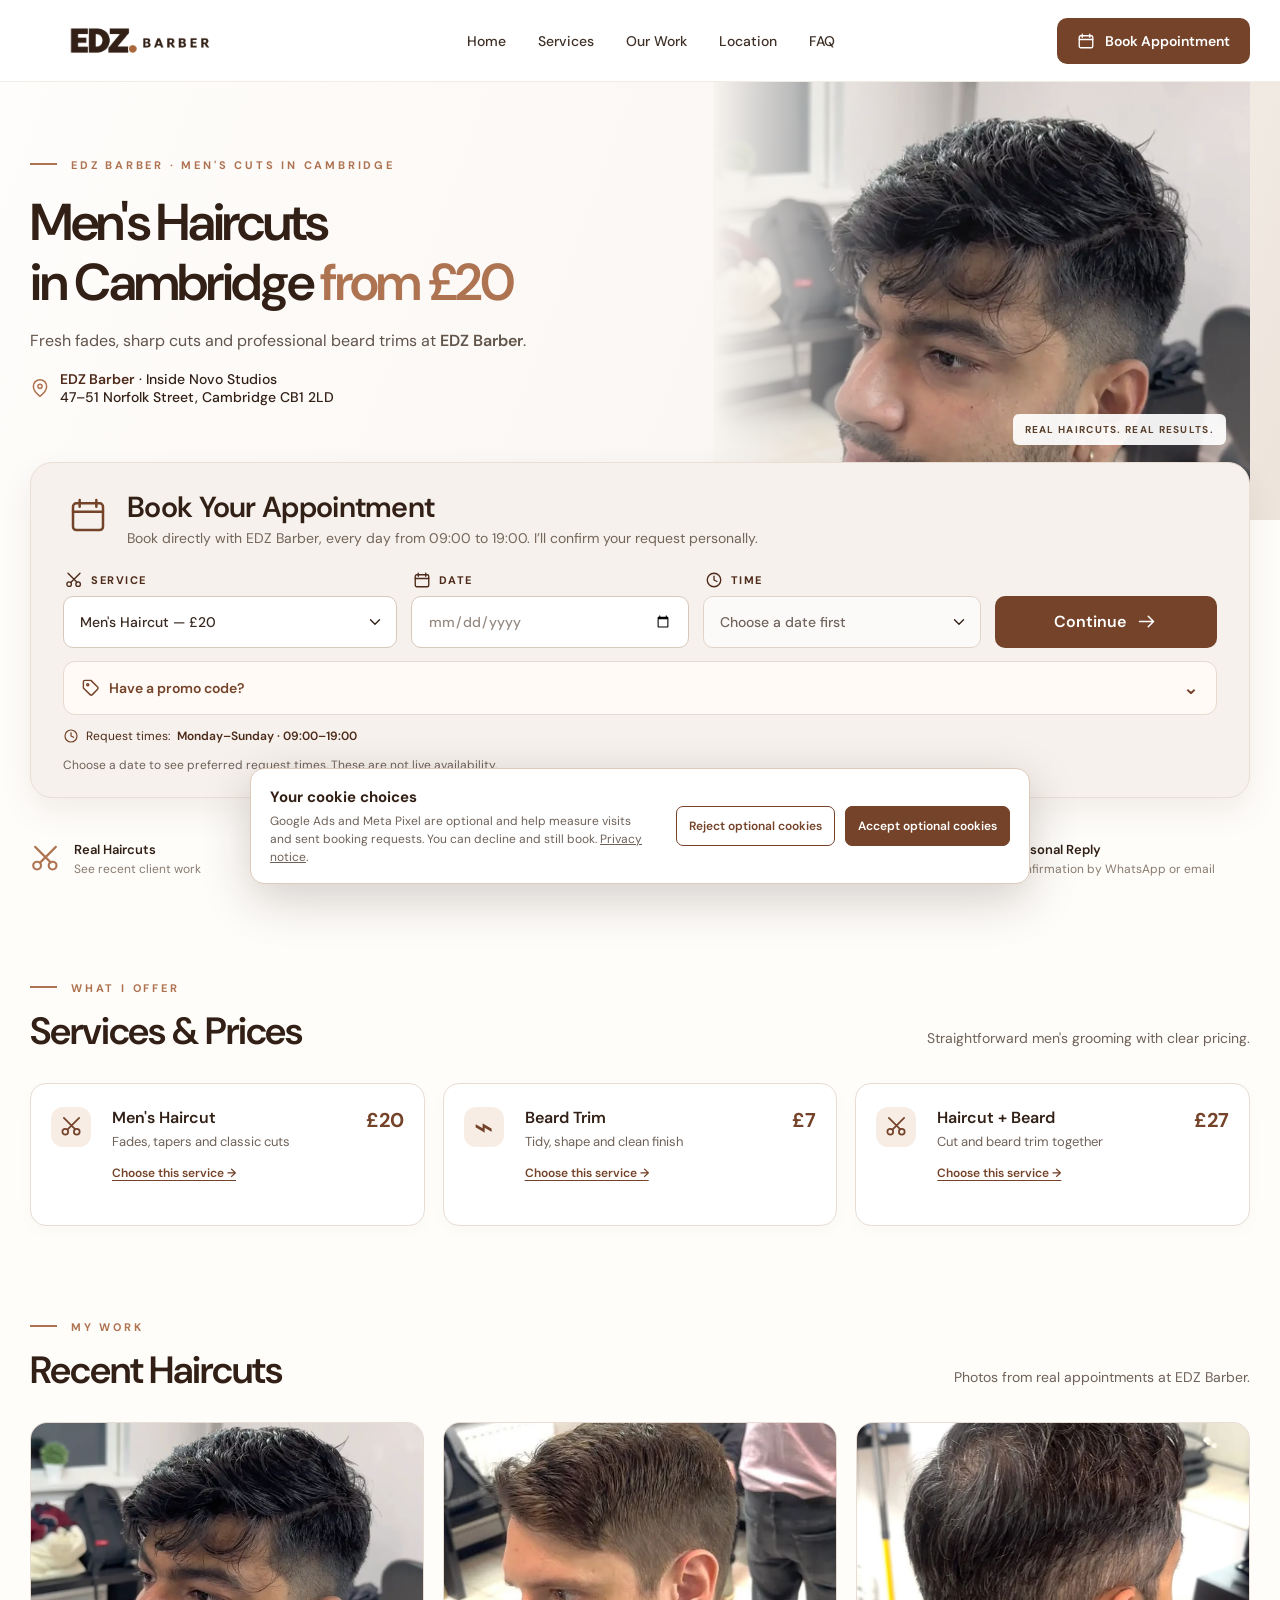
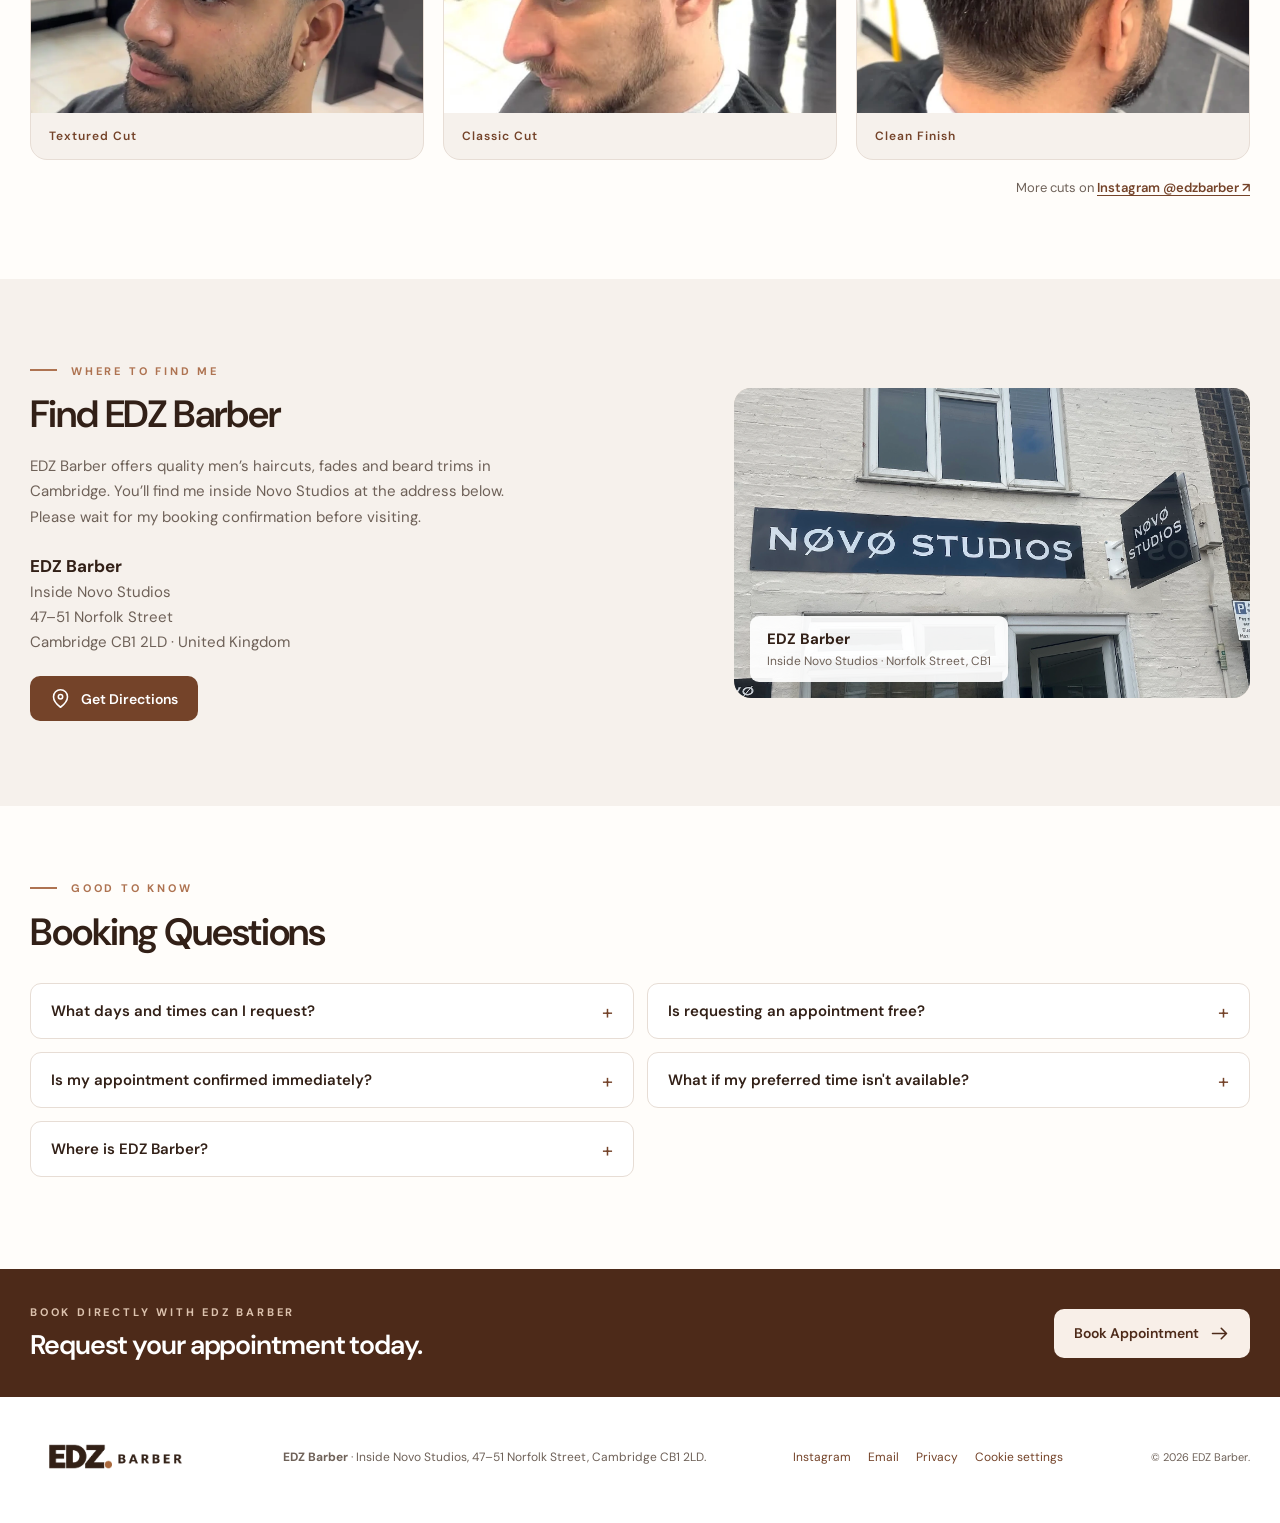
<file: index.html>
<!doctype html>
<html lang="en-GB">

<head>
  <meta charset="utf-8">
  <meta name="viewport" content="width=device-width, initial-scale=1, viewport-fit=cover">
  <meta name="theme-color" content="#faf9f7">
  <meta name="description"
    content="Book with EDZ Barber: men’s haircuts from £20 in Cambridge. Find EDZ Barber inside Novo Studios, 47–51 Norfolk Street, CB1 2LD. Free booking requests with personal confirmation.">
  <meta property="og:type" content="website">
  <meta property="og:locale" content="en_GB">
  <meta property="og:title" content="EDZ Barber | Men's Haircuts in Cambridge from £20">
  <meta property="og:description"
    content="Book directly with EDZ Barber — men’s haircuts £20, beard trims £7. Inside Novo Studios, 47–51 Norfolk Street, Cambridge CB1 2LD.">
  <meta property="og:url" content="https://www.edzbarber.co.uk/">
  <meta property="og:image" content="https://www.edzbarber.co.uk/assets/cut-classic.webp">
  <link rel="canonical" href="https://www.edzbarber.co.uk/">
  <link rel="icon" type="image/svg+xml" href="favicon.svg">
  <link rel="preload" href="assets/edz-logo-brown.webp" as="image" type="image/webp">
  <link rel="preload" href="assets/cut-textured.webp" as="image" type="image/webp">
  <link rel="preconnect" href="https://fonts.googleapis.com">
  <link rel="preconnect" href="https://fonts.gstatic.com" crossorigin>
  <link href="https://fonts.googleapis.com/css2?family=DM+Sans:wght@400;500;600;700&display=swap" rel="stylesheet">
  <title>EDZ Barber | Men's Haircuts in Cambridge from £20</title>
  <script>window.dataLayer = window.dataLayer || []; function gtag() { dataLayer.push(arguments) } gtag('consent', 'default', { ad_storage: 'denied', analytics_storage: 'denied', ad_user_data: 'denied', ad_personalization: 'denied' }); gtag('js', new Date());</script>
  <link rel="stylesheet" href="style.css?v=20261127-promo1">
  <script src="consent.js?v=20261121-3" defer></script>
  <script src="schedule.js?v=20261121-3" defer></script>
  <script src="booking.js?v=20261127-promo-fixed1" defer></script>
  <script
    type="application/ld+json">{"@context":"https://schema.org","@type":"HairSalon","name":"EDZ Barber","url":"https://www.edzbarber.co.uk/","image":"https://www.edzbarber.co.uk/assets/cut-classic.webp","description":"Independent EDZ Barber men's haircuts, fades and beard trims, inside Novo Studios in Cambridge. Booking requests are personally confirmed.","priceRange":"£7–£27","address":{"@type":"PostalAddress","streetAddress":"47–51 Norfolk Street","addressLocality":"Cambridge","postalCode":"CB1 2LD","addressCountry":"GB"},"sameAs":["https://www.instagram.com/edzbarber/"]}</script>
</head>

<body id="top">
  <svg class="svg-defs" aria-hidden="true" focusable="false" xmlns="http://www.w3.org/2000/svg">
    <symbol id="ic-calendar" viewBox="0 0 24 24">
      <rect x="3" y="5" width="18" height="16" rx="2" />
      <path d="M7 3v4M17 3v4M3 10h18" />
    </symbol>
    <symbol id="ic-clock" viewBox="0 0 24 24">
      <circle cx="12" cy="12" r="9" />
      <path d="M12 7v5l4 2" />
    </symbol>
    <symbol id="ic-scissors" viewBox="0 0 24 24">
      <circle cx="5.5" cy="17.5" r="3" />
      <circle cx="17.5" cy="17.5" r="3" />
      <path d="M8 15 20 3M16 15 4 3" />
    </symbol>
    <symbol id="ic-pin" viewBox="0 0 24 24">
      <path d="M20 10c0 6-8 12-8 12S4 16 4 10a8 8 0 1 1 16 0Z" />
      <circle cx="12" cy="10" r="2.5" />
    </symbol>
    <symbol id="ic-arrow" viewBox="0 0 24 24">
      <path d="M4 12h16m-6-6 6 6-6 6" />
    </symbol>
    <symbol id="ic-shield" viewBox="0 0 24 24">
      <path d="m12 2 9 4v6c0 6-4 9-9 10C7 21 3 18 3 12V6z" />
      <path d="m8 12 3 3 5-6" />
    </symbol>
    <symbol id="ic-mail" viewBox="0 0 24 24">
      <rect x="2" y="4" width="20" height="16" rx="2" />
      <path d="m3 6 9 7 9-7" />
    </symbol>
    <symbol id="ic-menu" viewBox="0 0 24 24">
      <path d="M4 7h16M4 12h16M4 17h16" />
    </symbol>
    <symbol id="ic-check" viewBox="0 0 24 24">
      <path d="m4 12 5 5L20 6" />
    </symbol>
    <symbol id="ic-chevron" viewBox="0 0 24 24">
      <path d="m6 9 6 6 6-6" />
    </symbol>
    <symbol id="ic-instagram" viewBox="0 0 24 24">
      <rect x="3" y="3" width="18" height="18" rx="5" />
      <circle cx="12" cy="12" r="4" />
      <path d="M17.5 6.5h.01" />
    </symbol>
  </svg>
  <a class="skip-link" href="#booking">Skip to booking</a>
  <header class="site-header">
    <div class="container header-inner">
      <a class="brand" href="#top" aria-label="EDZ Barber home"><img src="assets/edz-logo-brown.webp" width="250"
          height="90" alt="EDZ Barber" /></a>
      <nav class="site-nav" id="main-nav" aria-label="Main navigation">
        <a href="#top">Home</a><a href="#services">Services</a><a href="#gallery">Our Work</a><a
          href="#location">Location</a><a href="#faq">FAQ</a><button type="button" class="nav-cookies"
          data-open-cookie-preferences>Cookie settings</button>
      </nav>
      <a class="header-book" href="#booking"><svg class="icon" aria-hidden="true">
          <use href="#ic-calendar" />
        </svg> Book Appointment</a>
      <button class="menu-button" type="button" aria-expanded="false" aria-controls="main-nav"
        aria-label="Open menu"><svg class="icon" aria-hidden="true">
          <use href="#ic-menu" />
        </svg></button>
    </div>
  </header>
  <main>
    <div class="top-sections">
      <section class="booking-section" id="booking" aria-labelledby="booking-heading">
        <div class="container">
          <div class="booking-card">
            <div class="booking-heading">
              <span class="booking-heading-icon"><svg class="icon" aria-hidden="true">
                  <use href="#ic-calendar" />
                </svg></span>
              <div>
                <p class="eyebrow">EDZ BARBER · FREE BOOKING REQUEST</p>
                <h2 id="booking-heading">Book Your Appointment</h2>
                <p>Book directly with EDZ Barber, every day from 09:00 to 19:00. I’ll confirm your request
                  personally.</p>
              </div>
            </div>
            <form id="booking-request-form" action="https://api.web3forms.com/submit" method="POST" novalidate>

              <input type="hidden" name="access_key" value="c25bfc3a-6f18-4bb9-8f61-29de231f1bf9">
              <input name="subject" id="booking-subject" type="hidden" value="EDZ Barber — Booking request">
              <input name="from_name" type="hidden" value="EDZ Barber Bookings">
              <input name="service" id="submitted-service" type="hidden">
              <input name="price" id="submitted-price" type="hidden">
              <input name="preferred_date" id="submitted-date" type="hidden">
              <input name="preferred_time" id="submitted-time" type="hidden">
              <div class="hp" aria-hidden="true"><label>Leave this empty<input type="checkbox" tabindex="-1"
                    name="botcheck" autocomplete="off"></label></div>
              <div class="booking-selectors" id="booking-selectors">
                <div class="form-control">
                  <label for="service-choice"><svg class="icon" aria-hidden="true">
                      <use href="#ic-scissors" />
                    </svg> Service</label>
                  <div class="select-wrapper"><select id="service-choice" required>
                      <option value="haircut">Men's Haircut — £20</option>
                      <option value="beard">Beard Trim — £7</option>
                      <option value="both">Haircut + Beard — £27</option>
                    </select><svg class="chevron" aria-hidden="true">
                      <use href="#ic-chevron" />
                    </svg></div>
                </div>
                <div class="form-control">
                  <label for="date-choice"><svg class="icon" aria-hidden="true">
                      <use href="#ic-calendar" />
                    </svg> Date</label>
                  <input type="date" id="date-choice" required lang="en-GB" aria-describedby="date-help" />
                </div>
                <div class="form-control">
                  <label for="time-choice"><svg class="icon" aria-hidden="true">
                      <use href="#ic-clock" />
                    </svg> Time</label>
                  <div class="select-wrapper"><select id="time-choice" required disabled>
                      <option value="">Choose a date first</option>
                    </select><svg class="chevron" aria-hidden="true">
                      <use href="#ic-chevron" />
                    </svg></div>
                </div>
                <button type="button" class="primary-button booking-continue" id="continue-booking">Continue <svg
                    class="icon" aria-hidden="true">
                    <use href="#ic-arrow" />
                  </svg></button>
              </div>
              <div class="promo-section" id="promo-section" aria-label="Promotional discount">
                <button type="button" class="promo-toggle" id="promo-toggle" aria-expanded="false" aria-controls="promo-details">
                  <svg class="promo-tag" viewBox="0 0 24 24" fill="none" stroke="currentColor" stroke-width="1.8" stroke-linejoin="round" stroke-linecap="round" aria-hidden="true"><path d="M3 12.5V5a2 2 0 0 1 2-2h7.5l8.5 8.5a2 2 0 0 1 0 2.8l-6.7 6.7a2 2 0 0 1-2.8 0L3 12.5Z"/><circle cx="8.5" cy="8.5" r="1.3" /></svg>
                  <span>Have a promo code?</span><span class="promo-toggle-arrow" aria-hidden="true">⌄</span>
                </button>
                <div id="promo-details" hidden>
                  <div class="promo-input-row">
                    <label class="sr-only" for="promo-code">Promo code</label>
                    <input id="promo-code" type="text" placeholder="Enter your code" autocomplete="off" spellcheck="false" maxlength="30">
                    <button type="button" id="promo-apply">Apply</button>
                  </div>
                  <p class="promo-message" id="promo-message" role="status" aria-live="polite"></p>
                </div>
                <div id="promo-price" class="promo-price" hidden>
                  <span>Haircut total</span>
                  <span class="promo-old">£20</span>
                  <strong>£15</strong>
                  <span class="promo-saved">You save £5</span>
                </div>
              </div>
              <p class="booking-hours"><svg class="icon" aria-hidden="true">
                  <use href="#ic-clock" />
                </svg> Request times: <strong>Monday–Sunday · 09:00–19:00</strong> </p>
              <p class="booking-help" id="date-help">Times are requests, not live availability. No
                online payment.</p>
              <p class="form-error" id="booking-error" role="alert" hidden></p>
              <div class="details-panel" id="details-panel" hidden>
                <div class="details-header">
                  <div>
                    <h3>Your Details</h3>
                    <p>Just a few details so I can reply.</p>
                  </div><button class="text-button" id="edit-selection" type="button">← Edit date & time</button>
                </div>
                <div class="booking-summary" id="booking-summary"></div>
                <div class="details-fields">
                  <label>Full name <span>*</span><input id="customer-name" name="name" type="text"
                      placeholder="Your full name" maxlength="100" autocomplete="name" required></label>
                  <label>Mobile / WhatsApp <span>*</span><input id="customer-phone" name="phone" type="tel"
                      placeholder="07xxx xxx xxx" maxlength="25" autocomplete="tel" required></label>
                  <label>Email <span>*</span><input id="customer-email" name="email" type="email"
                      placeholder="you@example.com" maxlength="254" autocomplete="email" required></label>
                  <label class="notes-field">Notes (optional)<textarea name="message" id="customer-notes"
                      maxlength="750" rows="2" placeholder="Any details about your haircut?"></textarea></label>
                </div>
                <label class="confirm-checkbox"><input id="request-consent" name="request_acknowledged" type="checkbox"
                    value="Yes" required><span>I understand my appointment is <strong>not confirmed</strong> until EDZ
                    Barber replies. <a href="privacy.html">Privacy notice</a>.</span></label>
                <button id="send-request" class="primary-button submit-button" type="submit">Send Booking Request <svg
                    class="icon" aria-hidden="true">
                    <use href="#ic-arrow" />
                  </svg></button>
              </div>
            </form>
            <div class="booking-result" id="booking-result" role="status" aria-live="polite" hidden></div>
          </div>
        </div>
      </section>
      <section class="hero" id="home" aria-labelledby="hero-title">
        <div class="container hero-inner">
          <div class="hero-text">
            <div class="eyebrow eyebrow-line">EDZ BARBER · MEN'S CUTS IN CAMBRIDGE</div>
            <h1 id="hero-title">Men's Haircuts<br>in Cambridge <span>from £20</span></h1>
            <p>Fresh fades, sharp cuts and professional beard trims at <strong>EDZ Barber</strong>.</p>
            <div class="hero-address"><svg class="icon" aria-hidden="true">
                <use href="#ic-pin" />
              </svg><span><strong>EDZ Barber</strong> · Inside Novo Studios<br>47–51 Norfolk Street, Cambridge CB1
                2LD</span></div>
            <a class="hero-cta" href="#booking">Book your £20 cut <svg class="icon" aria-hidden="true">
                <use href="#ic-arrow" />
              </svg></a>
          </div>
          <div class="hero-photo"><img src="assets/cut-textured.webp"
              alt="Real textured men's haircut at EDZ Barber, Cambridge" fetchpriority="high" width="526"
              height="709" /><span class="photo-caption">REAL HAIRCUTS. REAL RESULTS.</span></div>
        </div>
      </section>
    </div>
    <section class="benefits" aria-label="EDZ Barber benefits">
      <div class="container benefits-grid">
        <div><svg class="icon" aria-hidden="true">
            <use href="#ic-scissors" />
          </svg><span><strong>Real Haircuts</strong><small>See recent client work</small></span></div>
        <div><svg class="icon" aria-hidden="true">
            <use href="#ic-calendar" />
          </svg><span><strong>Free Booking Request</strong><small>No online payment</small></span></div>
        <div><svg class="icon" aria-hidden="true">
            <use href="#ic-pin" />
          </svg><span><strong>Central Cambridge</strong><small>Norfolk Street, CB1</small></span></div>
        <div><svg class="icon" aria-hidden="true">
            <use href="#ic-check" />
          </svg><span><strong>Personal Reply</strong><small>Confirmation by WhatsApp or email</small></span></div>
      </div>
    </section>
    <section class="content-section" id="services">
      <div class="container">
        <div class="section-intro">
          <div>
            <p class="eyebrow eyebrow-line">WHAT I OFFER</p>
            <h2>Services & Prices</h2>
          </div>
          <p>Straightforward men's grooming with clear pricing.</p>
        </div>
        <div class="services-grid">
          <article class="service-card">
            <div class="service-icon"><svg class="icon" aria-hidden="true">
                <use href="#ic-scissors" />
              </svg></div>
            <div>
              <h3>Men's Haircut</h3>
              <p>Fades, tapers and classic cuts</p><button type="button" data-book-service="haircut">Choose this service
                →</button>
            </div><strong class="service-price">£20</strong>
          </article>
          <article class="service-card">
            <div class="service-icon beard-symbol" aria-hidden="true">⌁</div>
            <div>
              <h3>Beard Trim</h3>
              <p>Tidy, shape and clean finish</p><button type="button" data-book-service="beard">Choose this service
                →</button>
            </div><strong class="service-price">£7</strong>
          </article>
          <article class="service-card">
            <div class="service-icon"><svg class="icon" aria-hidden="true">
                <use href="#ic-scissors" />
              </svg></div>
            <div>
              <h3>Haircut + Beard</h3>
              <p>Cut and beard trim together</p><button type="button" data-book-service="both">Choose this service
                →</button>
            </div><strong class="service-price">£27</strong>
          </article>
        </div>
      </div>
    </section>
    <section class="content-section gallery-section" id="gallery">
      <div class="container">
        <div class="section-intro">
          <div>
            <p class="eyebrow eyebrow-line">MY WORK</p>
            <h2>Recent Haircuts</h2>
          </div>
          <p>Photos from real appointments at EDZ Barber.</p>
        </div>
        <div class="gallery-grid">
          <figure><img src="assets/cut-textured.webp" width="526" height="709" loading="lazy"
              alt="Textured short men's haircut with blended sides">
            <figcaption>Textured Cut</figcaption>
          </figure>
          <figure><img src="assets/cut-classic.webp" width="526" height="697" loading="lazy"
              alt="Neat classic men's side-part haircut">
            <figcaption>Classic Cut</figcaption>
          </figure>
          <figure><img src="assets/cut-back.webp" width="1179" height="1179" loading="lazy"
              alt="Clean finish at the back of a men's haircut">
            <figcaption>Clean Finish</figcaption>
          </figure>
        </div>
        <p class="gallery-link">More cuts on <a href="https://www.instagram.com/edzbarber/" target="_blank"
            rel="noopener noreferrer">Instagram @edzbarber ↗</a></p>
      </div>
    </section>
    <section class="location-section" id="location">
      <div class="container location-grid">
        <div>
          <p class="eyebrow eyebrow-line">WHERE TO FIND ME</p>
          <h2>Find EDZ Barber</h2>
          <p>EDZ Barber offers quality men’s haircuts, fades and beard trims in Cambridge. You’ll find me inside Novo
            Studios at the address below. Please wait for my booking confirmation before visiting.</p>
          <address><strong>EDZ Barber</strong><br>Inside Novo Studios<br>47–51 Norfolk Street<br>Cambridge CB1 2LD ·
            United Kingdom</address><a class="direction-button"
            href="https://www.google.com/maps/dir/?api=1&amp;destination=47-51%20Norfolk%20Street%2C%20Cambridge%20CB1%202LD"
            target="_blank" rel="noopener noreferrer"><svg class="icon" aria-hidden="true">
              <use href="#ic-pin" />
            </svg> Get Directions</a>
        </div>
        <div class="location-photo"><img src="assets/novo-studios.webp" width="526" height="697" loading="lazy"
            alt="Haircut completed by EDZ Barber" />
          <div><strong>EDZ Barber</strong><span>Inside Novo Studios · Norfolk Street, CB1</span></div>
        </div>
      </div>
    </section>
    <section class="content-section faq-section" id="faq">
      <div class="container">
        <div class="section-intro">
          <div>
            <p class="eyebrow eyebrow-line">GOOD TO KNOW</p>
            <h2>Booking Questions</h2>
          </div>
        </div>
        <div class="faq-grid">
          <details>
            <summary>What days and times can I request?</summary>
            <p>EDZ Barber accepts booking requests every day, Monday to Sunday, with start times each hour from 09:00 to
              19:00 . The 19:00 appointment starts at 19:00. All requests require personal confirmation; dates
              and times are not live availability.</p>
          </details>
          <details>
            <summary>Is requesting an appointment free?</summary>
            <p>Yes. You don't pay online to request a time.</p>
          </details>
          <details>
            <summary>Is my appointment confirmed immediately?</summary>
            <p>No. I'll confirm your requested date and time by WhatsApp Business or email. Please wait for my reply
              before visiting.</p>
          </details>
          <details>
            <summary>What if my preferred time isn't available?</summary>
            <p>I'll reply to offer another time where possible.</p>
          </details>
          <details>
            <summary>Where is EDZ Barber?</summary>
            <p>EDZ Barber is an independent barbering service inside Novo Studios, at 47–51 Norfolk Street, Cambridge
              CB1 2LD.</p>
          </details>
        </div>
      </div>
    </section>
    <section class="last-cta">
      <div class="container">
        <div>
          <p class="eyebrow">BOOK DIRECTLY WITH EDZ BARBER</p>
          <h2>Request your appointment today.</h2>
        </div><a href="#booking" class="primary-button">Book Appointment <svg class="icon" aria-hidden="true">
            <use href="#ic-arrow" />
          </svg></a>
      </div>
    </section>
  </main>
  <footer class="site-footer">
    <div class="container footer-inner"><a href="#top" class="footer-logo"><img src="assets/edz-logo-brown.webp"
          alt="EDZ Barber" width="220" height="85"></a>
      <p><strong>EDZ Barber</strong> · Inside Novo Studios, 47–51 Norfolk Street, Cambridge CB1 2LD.</p>
      <div class="footer-links"><a href="https://www.instagram.com/edzbarber/" target="_blank"
          rel="noopener noreferrer">Instagram</a><a href="mailto:edzbarber.bookings@gmail.com">Email</a><a
          href="privacy.html">Privacy</a><button type="button" data-open-cookie-preferences>Cookie settings</button>
      </div><small>© <span id="year">2026</span> EDZ Barber.</small>
    </div>
  </footer>
  <div class="sticky-book"><a href="#booking">Book Appointment <svg class="icon" aria-hidden="true">
        <use href="#ic-arrow" />
      </svg></a></div>
  <aside id="cookie-banner" class="cookie-banner" role="region" aria-label="Cookie preferences" hidden>
    <div class="cookie-banner-copy"><strong>Your cookie choices</strong>
      <p>Google Ads and Meta Pixel are optional and help measure visits and sent booking requests. You can decline and
        still book. <a href="privacy.html">Privacy notice</a>.</p>
    </div>
    <div class="cookie-banner-actions"><button type="button" id="reject-tracking">Reject optional
        cookies</button><button type="button" id="accept-tracking">Accept optional cookies</button></div>
  </aside>
</body>

</html>
</file>
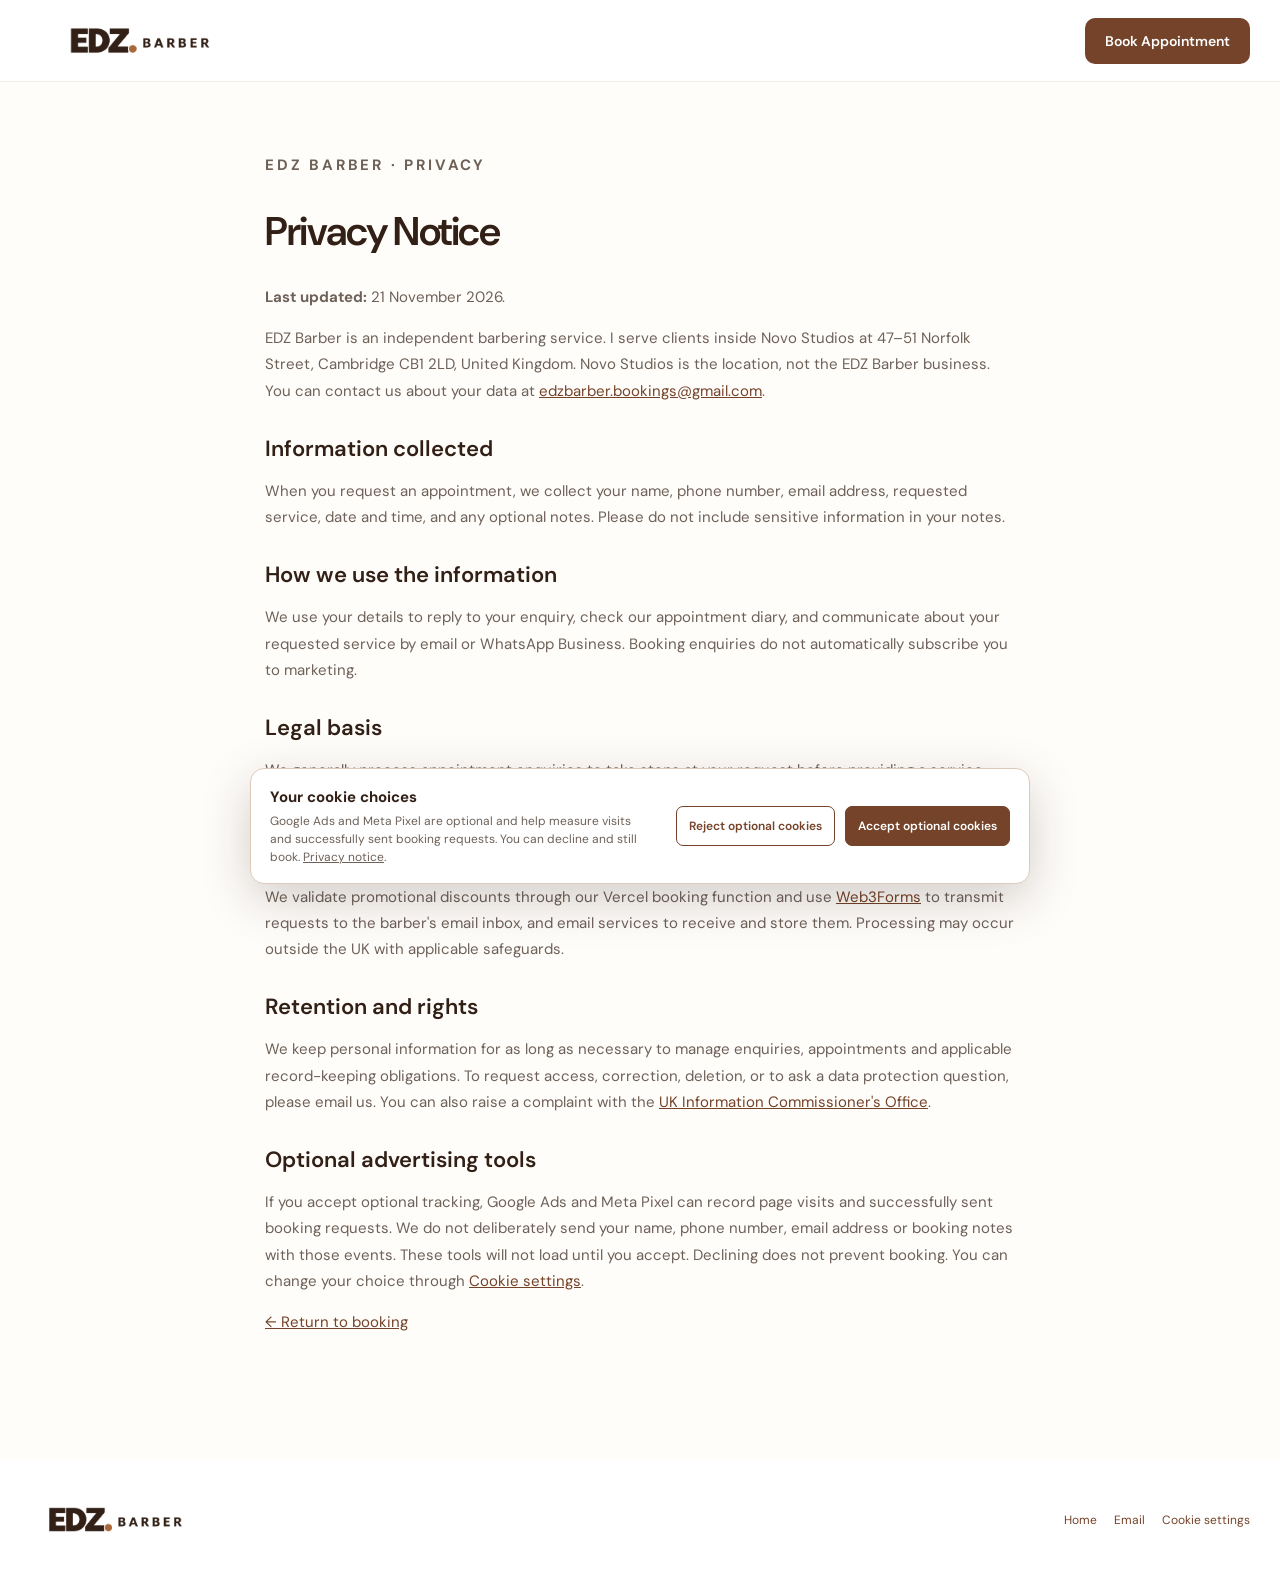
<file: privacy.html>
<!doctype html><html lang="en-GB"><head>
<meta charset="utf-8"><meta name="viewport" content="width=device-width, initial-scale=1, viewport-fit=cover"><meta name="theme-color" content="#fffdfa">
<title>Privacy Notice | EDZ Barber Cambridge</title><meta name="description" content="Privacy notice for EDZ Barber's appointment request website in Cambridge.">
<link rel="canonical" href="https://www.edzbarber.co.uk/privacy.html"><link rel="icon" href="favicon.svg" type="image/svg+xml">
<link rel="preconnect" href="https://fonts.googleapis.com"><link rel="preconnect" href="https://fonts.gstatic.com" crossorigin><link href="https://fonts.googleapis.com/css2?family=DM+Sans:wght@400;500;600;700&display=swap" rel="stylesheet">
<script>window.dataLayer=window.dataLayer||[];function gtag(){dataLayer.push(arguments)}gtag('consent','default',{ad_storage:'denied',analytics_storage:'denied',ad_user_data:'denied',ad_personalization:'denied'});gtag('js',new Date());</script>
<link rel="stylesheet" href="style.css?v=20261121-3"><script src="consent.js?v=20261121-3" defer></script>
</head><body><header class="site-header"><div class="container header-inner"><a href="./" class="brand"><img src="assets/edz-logo-brown.webp" width="214" height="65" alt="EDZ Barber"></a><a class="header-book" href="./#booking">Book Appointment</a></div></header>
<main class="privacy-main"><p class="eyebrow">EDZ BARBER · PRIVACY</p><h1>Privacy Notice</h1><p><strong>Last updated:</strong> 21 November 2026.</p>
<p>EDZ Barber is an independent barbering service. I serve clients inside Novo Studios at 47–51 Norfolk Street, Cambridge CB1 2LD, United Kingdom. Novo Studios is the location, not the EDZ Barber business. You can contact us about your data at <a href="mailto:edzbarber.bookings@gmail.com">edzbarber.bookings@gmail.com</a>.</p>
<h2>Information collected</h2><p>When you request an appointment, we collect your name, phone number, email address, requested service, date and time, and any optional notes. Please do not include sensitive information in your notes.</p>
<h2>How we use the information</h2><p>We use your details to reply to your enquiry, check our appointment diary, and communicate about your requested service by email or WhatsApp Business. Booking enquiries do not automatically subscribe you to marketing.</p>
<h2>Legal basis</h2><p>We generally process appointment enquiries to take steps at your request before providing a service, and may retain records where required for legal or accounting obligations.</p>
<h2>Service providers</h2><p>We validate promotional discounts through our Vercel booking function and use <a href="https://web3forms.com/privacy" target="_blank" rel="noopener noreferrer">Web3Forms</a> to transmit requests to the barber's email inbox, and email services to receive and store them. Processing may occur outside the UK with applicable safeguards.</p>
<h2>Retention and rights</h2><p>We keep personal information for as long as necessary to manage enquiries, appointments and applicable record-keeping obligations. To request access, correction, deletion, or to ask a data protection question, please email us. You can also raise a complaint with the <a href="https://ico.org.uk/make-a-complaint/" target="_blank" rel="noopener noreferrer">UK Information Commissioner's Office</a>.</p>
<h2>Optional advertising tools</h2><p>If you accept optional tracking, Google Ads and Meta Pixel can record page visits and successfully sent booking requests. We do not deliberately send your name, phone number, email address or booking notes with those events. These tools will not load until you accept. Declining does not prevent booking. You can change your choice through <button class="privacy-btn" type="button" data-open-cookie-preferences>Cookie settings</button>.</p>
<p><a href="./#booking">← Return to booking</a></p></main>
<footer class="site-footer"><div class="container footer-inner"><a href="./" class="footer-logo"><img src="assets/edz-logo-brown.webp" alt="EDZ Barber" width="165" height="55"></a><div class="footer-links"><a href="./">Home</a><a href="mailto:edzbarber.bookings@gmail.com">Email</a><button type="button" data-open-cookie-preferences>Cookie settings</button></div></div></footer>
<aside id="cookie-banner" class="cookie-banner" role="region" aria-label="Cookie preferences" hidden><div class="cookie-banner-copy"><strong>Your cookie choices</strong><p>Google Ads and Meta Pixel are optional and help measure visits and successfully sent booking requests. You can decline and still book. <a href="privacy.html">Privacy notice</a>.</p></div><div class="cookie-banner-actions"><button type="button" id="reject-tracking">Reject optional cookies</button><button type="button" id="accept-tracking">Accept optional cookies</button></div></aside>
</body></html>
</file>
<file: style.css>
:root {
  --paper: #fffdfa;
  --white: #ffffff;
  --sand: #f6f1ec;
  --sand-2: #eee6df;
  --line: #e7ddd5;
  --ink: #322017;
  --muted: #6e6158;
  --cocoa: #744329;
  --cocoa-dark: #4d2a19;
  --accent: #ae7351;
  --hover: #683b25;
  --shadow: 0 12px 38px rgba(72, 40, 21, .075);
}

* {
  box-sizing: border-box
}

html {
  scroll-behavior: smooth;
  scroll-padding-top: 95px
}

body {
  margin: 0;
  background: var(--paper);
  font-family: 'DM Sans', system-ui, -apple-system, BlinkMacSystemFont, 'Segoe UI', sans-serif;
  color: var(--ink);
  font-weight: 400;
  -webkit-font-smoothing: antialiased
}

button,
input,
select,
textarea {
  font: inherit
}

a {
  color: inherit;
  text-decoration: none
}

button {
  cursor: pointer
}

button:disabled {
  cursor: not-allowed;
  opacity: .65
}

img {
  max-width: 100%;
  display: block
}

[hidden] {
  display: none !important
}

.container {
  width: min(1220px, calc(100% - 56px));
  margin-inline: auto
}

.svg-defs {
  position: absolute;
  width: 0;
  height: 0;
  overflow: hidden
}

.icon,
.chevron {
  height: 21px;
  width: 21px;
  fill: none;
  stroke: currentColor;
  stroke-width: 1.8;
  stroke-linecap: round;
  stroke-linejoin: round;
  flex-shrink: 0
}

.skip-link {
  position: absolute;
  z-index: 300;
  top: -100px;
  left: 20px;
  padding: 12px;
  background: #fff;
  border: 2px solid var(--cocoa)
}

.skip-link:focus {
  top: 10px
}

:focus-visible {
  outline: 3px solid #b98c70;
  outline-offset: 3px
}

.site-header {
  height: 82px;
  background: rgba(255, 255, 255, .97);
  border-bottom: 1px solid #f1ebe6;
  position: relative;
  z-index: 50
}

.header-inner {
  height: 100%;
  display: flex;
  align-items: center;
  justify-content: space-between;
  gap: 30px
}

.brand img {
  width: 214px;
  height: auto;
  max-height: 65px;
  object-fit: contain
}

.site-nav {
  display: flex;
  align-items: center;
  gap: 32px;
  margin-left: auto;
  margin-right: auto
}

.site-nav a {
  font-size: 14px;
  font-weight: 500;
  color: #3e3027;
  transition: color .2s
}

.site-nav a:hover {
  color: var(--accent)
}

.header-book,
.primary-button,
.direction-button {
  display: inline-flex;
  justify-content: center;
  align-items: center;
  gap: 10px;
  border: 0;
  background: var(--cocoa);
  color: white;
  border-radius: 10px;
  padding: 14px 20px;
  font-size: 14px;
  font-weight: 600;
  white-space: nowrap;
  transition: background .2s, transform .2s
}

.header-book:hover,
.primary-button:hover,
.direction-button:hover {
  background: var(--hover);
  transform: translateY(-1px)
}

.header-book .icon {
  height: 18px;
  width: 18px
}

.menu-button {
  display: none;
  border: 0;
  background: transparent;
  color: var(--ink);
  padding: 10px
}

.eyebrow {
  margin: 0;
  color: var(--accent);
  font-size: 11px;
  font-weight: 700;
  letter-spacing: 2.8px;
  line-height: 1.4
}

.eyebrow-line:before {
  content: '';
  display: inline-block;
  width: 27px;
  border-top: 2px solid currentColor;
  vertical-align: middle;
  margin-right: 14px;
  transform: translateY(-2px)
}

/* The booking is first in document order for mobile. Desktop reorders hero first. */
.top-sections {
  display: flex;
  flex-direction: column
}

.hero {
  order: 1;
  background: linear-gradient(110deg, #fffdfb 0%, #faf7f4 58%, #ede4db 100%);
  position: relative;
  overflow: hidden
}

.hero-inner {
  min-height: 438px;
  display: grid;
  grid-template-columns: 56% 44%;
  align-items: center;
  gap: 0
}

.hero-text {
  position: relative;
  z-index: 2;
  padding: 48px 12px 86px 0
}

.hero h1 {
  margin: 20px 0 16px;
  font-size: clamp(38px, 4.05vw, 62px);
  font-weight: 600;
  letter-spacing: -2.3px;
  line-height: 1.14
}

.hero h1 span {
  color: var(--accent);
  white-space: nowrap
}

.hero-text>p {
  font-size: 16px;
  color: #61544b;
  line-height: 1.65;
  max-width: 535px;
  margin: 0 0 16px
}

.hero-text strong {
  font-weight: 600
}

.hero-address {
  display: flex;
  align-items: center;
  gap: 10px;
  font-size: 14px;
  font-weight: 500
}

.hero-address .icon {
  color: var(--accent);
  width: 20px;
  height: 20px
}

.hero-photo {
  position: relative;
  align-self: stretch;
  min-height: 438px;
  overflow: hidden
}

.hero-photo img {
  position: absolute;
  width: 100%;
  height: 100%;
  object-fit: cover;
  object-position: center 37%;
  filter: saturate(.83);
  transform: scale(1.04)
}

.hero-photo:before {
  content: '';
  position: absolute;
  z-index: 1;
  inset: 0;
  background: linear-gradient(90deg, #f8f4f0 0%, rgba(248, 244, 240, .05) 35%, transparent 100%)
}

.photo-caption {
  position: absolute;
  z-index: 2;
  right: 24px;
  bottom: 75px;
  padding: 9px 12px;
  background: rgba(255, 255, 255, .92);
  border-radius: 6px;
  color: #59402c;
  font-weight: 700;
  font-size: 10px;
  letter-spacing: 1.3px
}

.hero-cta {
  display: none
}

.booking-section {
  order: 2;
  position: relative;
  z-index: 5;
  margin-top: -58px
}

/* Switching between booking steps must not trigger viewport scroll anchoring. */
.booking-section {
  overflow-anchor: none
}

.booking-card {
  background: var(--sand);
  border: 1px solid #eadfd5;
  border-radius: 22px;
  padding: 27px 32px 23px;
  box-shadow: 0 13px 33px rgba(66, 35, 18, .08)
}

.booking-heading {
  display: flex;
  align-items: flex-start;
  gap: 15px;
  margin-bottom: 22px
}

.booking-heading-icon {
  height: 49px;
  width: 49px;
  flex-shrink: 0;
  color: var(--cocoa);
  display: grid;
  place-items: center
}

.booking-heading-icon .icon {
  width: 40px;
  height: 40px;
  stroke-width: 1.5
}

.booking-heading .eyebrow {
  display: none
}

.booking-heading h2 {
  margin: 0 0 3px;
  font-weight: 600;
  letter-spacing: -.7px;
  font-size: 29px;
  line-height: 1.2
}

.booking-heading p:last-child {
  margin: 0;
  color: #74655a;
  font-size: 14px;
  line-height: 1.5
}

.booking-selectors {
  display: grid;
  grid-template-columns: 1.2fr 1fr 1fr .8fr;
  gap: 14px;
  align-items: end
}

.form-control {
  min-width: 0
}

.form-control>label {
  display: flex;
  align-items: center;
  gap: 8px;
  margin: 0 0 7px 2px;
  color: var(--cocoa-dark);
  text-transform: uppercase;
  letter-spacing: 1.5px;
  font-size: 11px;
  font-weight: 700
}

.form-control>label .icon {
  height: 18px;
  width: 18px;
  stroke-width: 1.8
}

.form-control select,
.form-control input,
.details-fields input,
.details-fields textarea {
  width: 100%;
  height: 52px;
  padding: 0 16px;
  border: 1px solid #d7c8bc;
  background: #fff;
  border-radius: 10px;
  color: #392921;
  font-size: 14px;
  font-weight: 500;
  min-width: 0;
  outline: none;
  transition: border .2s, box-shadow .2s
}

.form-control input[type=date] {
  color-scheme: light;
  cursor: pointer
}

.form-control input[type=date]:invalid,
.form-control select:invalid {
  color: #958980
}

.form-control select:focus,
.form-control input:focus,
.details-fields input:focus,
.details-fields textarea:focus {
  border-color: var(--cocoa);
  box-shadow: 0 0 0 3px rgba(116, 67, 41, .13)
}

.select-wrapper {
  position: relative
}

.select-wrapper select {
  appearance: none;
  padding-right: 40px;
  cursor: pointer
}

.select-wrapper .chevron {
  position: absolute;
  right: 13px;
  top: 50%;
  transform: translateY(-50%);
  pointer-events: none;
  width: 18px;
  height: 18px
}

.booking-continue {
  height: 52px;
  padding-inline: 15px;
  font-size: 16px
}

.booking-help {
  font-size: 12px;
  color: var(--muted);
  line-height: 1.4;
  margin: 12px 0 0
}

.form-error {
  background: #fff1ed;
  border: 1px solid #e3b8aa;
  color: #8b3227;
  font-size: 13px;
  padding: 10px 13px;
  border-radius: 8px;
  margin: 12px 0 0
}

.hp {
  position: absolute;
  left: -10000px;
  width: 1px;
  height: 1px;
  overflow: hidden
}

.details-panel {
  margin-top: 22px;
  padding-top: 22px;
  border-top: 1px solid var(--line)
}

.details-header {
  display: flex;
  align-items: center;
  justify-content: space-between;
  gap: 20px;
  margin-bottom: 14px
}

.details-header h3 {
  font-size: 24px;
  font-weight: 600;
  letter-spacing: -.4px;
  margin: 0 0 3px
}

.details-header p {
  margin: 0;
  color: var(--muted);
  font-size: 14px
}

.text-button {
  background: none;
  border: 0;
  color: var(--cocoa);
  font-size: 13px;
  font-weight: 600;
  text-decoration: underline;
  text-underline-offset: 3px;
  padding: 5px
}

.booking-summary {
  background: #fff;
  border: 1px solid var(--line);
  border-radius: 10px;
  padding: 13px 16px;
  font-size: 14px;
  margin-bottom: 16px;
  display: flex;
  gap: 16px;
  flex-wrap: wrap
}

.booking-summary strong {
  color: var(--cocoa)
}

.details-fields {
  display: grid;
  grid-template-columns: repeat(3, minmax(0, 1fr));
  gap: 14px
}

.details-fields label {
  font-size: 13px;
  color: #49362b;
  font-weight: 600;
  display: flex;
  flex-direction: column;
  gap: 7px;
  min-width: 0
}

.details-fields label span {
  color: #9e4e3a
}

.details-fields input {
  font-weight: 400
}

.details-fields .notes-field {
  grid-column: 1/-1
}

.details-fields textarea {
  height: auto;
  min-height: 72px;
  padding: 12px 15px;
  resize: vertical;
  font-weight: 400
}

.confirm-checkbox {
  display: flex;
  align-items: flex-start;
  gap: 9px;
  margin: 16px 0 17px;
  line-height: 1.5;
  font-size: 12px;
  color: var(--muted)
}

.confirm-checkbox input {
  width: 17px;
  height: 17px;
  accent-color: var(--cocoa);
  margin: 1px 0 0;
  flex-shrink: 0
}

.confirm-checkbox a {
  text-decoration: underline;
  text-underline-offset: 3px
}

.submit-button {
  width: 100%;
  font-size: 16px
}

.booking-result {
  margin-top: 18px;
  border-radius: 12px;
  padding: 18px;
  background: #fff;
  border: 1px solid #9fc1a0;
  color: #2b5e39
}

.booking-result.error {
  background: #fff4f1;
  border-color: #e6ada4;
  color: #913d31
}

.booking-result h3 {
  font-size: 22px;
  margin: 0 0 8px;
  letter-spacing: -.4px
}

.booking-result p {
  font-size: 14px;
  line-height: 1.6;
  margin: 0 0 12px
}

.booking-result button {
  background: var(--cocoa);
  color: #fff;
  border: 0;
  border-radius: 7px;
  padding: 10px 16px;
  font-weight: 600
}

.benefits {
  padding: 36px 0 25px
}

.benefits-grid {
  display: grid;
  grid-template-columns: repeat(4, minmax(0, 1fr));
  gap: 0
}

.benefits-grid>div {
  display: flex;
  align-items: center;
  gap: 13px;
  padding: 7px 20px;
  border-right: 1px solid var(--line)
}

.benefits-grid>div:first-child {
  padding-left: 0
}

.benefits-grid>div:last-child {
  border-right: 0
}

.benefits-grid .icon {
  width: 31px;
  height: 31px;
  color: var(--accent);
  stroke-width: 1.65
}

.benefits-grid span {
  min-width: 0;
  display: flex;
  flex-direction: column;
  gap: 3px
}

.benefits-grid strong {
  font-size: 13px;
  font-weight: 600
}

.benefits-grid small {
  font-size: 12px;
  color: #887a6e
}

.content-section {
  padding: 72px 0 15px
}

.section-intro {
  display: flex;
  justify-content: space-between;
  align-items: end;
  gap: 20px;
  margin-bottom: 27px
}

.section-intro h2,
.location-section h2,
.last-cta h2 {
  font-size: clamp(27px, 3vw, 38px);
  font-weight: 600;
  letter-spacing: -1.1px;
  line-height: 1.25;
  margin: 12px 0 0
}

.section-intro>p {
  color: var(--muted);
  font-size: 14px;
  line-height: 1.6;
  margin: 0 0 6px
}

.services-grid {
  display: grid;
  grid-template-columns: repeat(3, minmax(0, 1fr));
  gap: 18px
}

.service-card {
  display: grid;
  grid-template-columns: 48px minmax(0, 1fr) auto;
  gap: 13px;
  align-items: start;
  min-height: 143px;
  background: white;
  border: 1px solid var(--line);
  padding: 23px 20px;
  border-radius: 16px;
  box-shadow: 0 5px 16px rgba(62, 37, 23, .025)
}

.service-icon {
  width: 40px;
  height: 40px;
  border-radius: 12px;
  background: #f7ede4;
  color: var(--cocoa);
  display: grid;
  place-items: center
}

.service-icon .icon {
  width: 23px;
  height: 23px
}

.beard-symbol {
  font-size: 33px;
  line-height: 1
}

.service-card h3 {
  font-size: 16px;
  margin: 0 0 5px;
  font-weight: 600
}

.service-card p {
  font-size: 13px;
  line-height: 1.4;
  margin: 0;
  color: var(--muted)
}

.service-card button {
  border: 0;
  background: none;
  color: var(--cocoa);
  text-decoration: underline;
  text-underline-offset: 3px;
  padding: 0;
  font-size: 12px;
  font-weight: 600;
  margin-top: 14px
}

.service-price {
  color: var(--cocoa);
  font-size: 20px;
  font-weight: 700
}

.gallery-section {
  padding-top: 79px
}

.gallery-grid {
  display: grid;
  grid-template-columns: repeat(3, minmax(0, 1fr));
  gap: 19px
}

.gallery-grid figure {
  margin: 0;
  overflow: hidden;
  border-radius: 17px;
  background: var(--sand);
  border: 1px solid var(--line)
}

.gallery-grid img {
  width: 100%;
  height: 290px;
  object-fit: cover;
  object-position: 50% 40%;
  transition: transform .3s
}

.gallery-grid figure:hover img {
  transform: scale(1.03)
}

.gallery-grid figcaption {
  font-size: 12px;
  letter-spacing: 1px;
  font-weight: 600;
  color: var(--cocoa);
  padding: 15px 18px
}

.gallery-link {
  margin: 19px 0 0;
  text-align: right;
  font-size: 13px;
  color: var(--muted)
}

.gallery-link a {
  font-weight: 600;
  color: var(--cocoa);
  text-decoration: underline;
  text-underline-offset: 3px
}

.location-section {
  padding: 85px 0;
  margin-top: 68px;
  background: var(--sand)
}

.location-grid {
  display: grid;
  grid-template-columns: 1fr .8fr;
  gap: 60px;
  align-items: center
}

.location-grid>div:first-child>p:not(.eyebrow) {
  font-size: 15px;
  line-height: 1.7;
  color: var(--muted);
  max-width: 520px
}

.location-grid address {
  font-style: normal;
  line-height: 1.65;
  margin: 22px 0;
  color: var(--muted);
  font-size: 15px
}

.location-grid address strong {
  color: var(--ink)
}

.direction-button {
  padding: 12px 20px
}

.location-photo {
  height: 310px;
  position: relative;
  border-radius: 17px;
  overflow: hidden;
  background: #ded2c5
}

.location-photo img {
  width: 100%;
  height: 100%;
  object-fit: cover;
  object-position: center 38%
}

.location-photo>div {
  position: absolute;
  bottom: 16px;
  left: 16px;
  background: rgba(255, 255, 255, .93);
  padding: 13px 17px;
  border-radius: 9px;
  display: flex;
  flex-direction: column;
  gap: 4px;
  box-shadow: var(--shadow)
}

.location-photo>div strong {
  font-size: 15px
}

.location-photo>div span {
  font-size: 12px;
  color: var(--muted)
}

.faq-section {
  padding-top: 75px;
  padding-bottom: 92px
}

.faq-grid {
  display: grid;
  grid-template-columns: repeat(2, minmax(0, 1fr));
  gap: 13px
}

.faq-grid details {
  background: #fff;
  border: 1px solid var(--line);
  border-radius: 11px;
  padding: 17px 20px
}

.faq-grid summary {
  cursor: pointer;
  font-size: 15px;
  font-weight: 600;
  list-style: none;
  position: relative;
  padding-right: 25px
}

.faq-grid summary::-webkit-details-marker {
  display: none
}

.faq-grid summary:after {
  content: '+';
  position: absolute;
  right: 0;
  top: -2px;
  font-size: 20px;
  font-weight: 400;
  color: var(--cocoa)
}

.faq-grid details[open] summary:after {
  content: '−'
}

.faq-grid details p {
  font-size: 13px;
  color: var(--muted);
  line-height: 1.65;
  margin: 13px 0 2px
}

.last-cta {
  background: var(--cocoa-dark);
  color: #fff;
  padding: 36px 0
}

.last-cta>.container {
  display: flex;
  align-items: center;
  justify-content: space-between;
  gap: 22px
}

.last-cta h2 {
  font-size: 27px;
  margin: 7px 0 0
}

.last-cta .eyebrow {
  color: #dcc2ae
}

.last-cta .primary-button {
  background: #f8efe8;
  color: var(--cocoa-dark)
}

.last-cta .primary-button:hover {
  background: #fff
}

.site-footer {
  padding: 28px 0 35px;
  background: white
}

.footer-inner {
  display: flex;
  align-items: center;
  flex-wrap: wrap;
  justify-content: space-between;
  gap: 16px
}

.footer-logo img {
  width: 165px;
  height: auto
}

.footer-inner>p {
  font-size: 12px;
  color: var(--muted)
}

.footer-links {
  display: flex;
  align-items: center;
  gap: 17px;
  flex-wrap: wrap;
  font-size: 12px;
  color: var(--cocoa)
}

.footer-links button {
  color: inherit;
  border: 0;
  background: none;
  padding: 0
}

.footer-inner small {
  font-size: 11px;
  color: var(--muted)
}

.sticky-book {
  display: none
}

.cookie-banner {
  position: fixed;
  z-index: 1000;
  bottom: 16px;
  left: 50%;
  transform: translateX(-50%);
  width: min(780px, calc(100% - 26px));
  padding: 17px 19px;
  background: #fff;
  border: 1px solid #ddcaba;
  border-radius: 14px;
  box-shadow: 0 15px 50px rgba(28, 17, 10, .2);
  display: flex;
  justify-content: space-between;
  gap: 24px;
  align-items: center
}

.cookie-banner-copy strong {
  font-size: 15px
}

.cookie-banner-copy p {
  font-size: 12px;
  margin: 5px 0 0;
  line-height: 1.5;
  color: var(--muted)
}

.cookie-banner-copy a {
  text-decoration: underline
}

.cookie-banner-actions {
  display: flex;
  gap: 10px;
  flex-shrink: 0
}

.cookie-banner-actions button {
  border: 1px solid var(--cocoa);
  background: #fff;
  color: var(--cocoa);
  padding: 11px 12px;
  border-radius: 7px;
  font-size: 12px;
  font-weight: 600
}

.cookie-banner-actions button:last-child {
  background: var(--cocoa);
  color: #fff
}

.privacy-main {
  max-width: 800px;
  padding: 70px 25px 110px;
  margin: auto
}

.privacy-main h1 {
  font-size: 40px;
  font-weight: 600;
  letter-spacing: -1.5px
}

.privacy-main h2 {
  font-size: 22px;
  font-weight: 600;
  margin: 30px 0 10px
}

.privacy-main p {
  line-height: 1.75;
  color: var(--muted);
  font-size: 15px
}

.privacy-main a {
  color: var(--cocoa);
  text-decoration: underline
}

.privacy-main .privacy-btn {
  color: var(--cocoa);
  border: 0;
  background: none;
  text-decoration: underline;
  padding: 0
}

@media(max-width:1050px) {
  .site-nav {
    gap: 18px
  }

  .header-book {
    padding-inline: 12px
  }

  .brand img {
    width: 185px
  }

  .hero h1 {
    font-size: 49px
  }

  .booking-card {
    padding: 24px
  }

  .booking-heading h2 {
    font-size: 26px
  }

  .service-card {
    padding: 18px 14px;
    gap: 8px;
    grid-template-columns: 40px minmax(0, 1fr) auto
  }

  .service-card h3 {
    font-size: 14px
  }

  .service-price {
    font-size: 17px
  }
}

@media(max-width:760px) {
  html {
    scroll-padding-top: 80px
  }

  .container {
    width: min(100% - 30px, 620px)
  }

  .site-header {
    height: 73px;
    background: white
  }

  .header-inner {
    gap: 7px
  }

  .brand img {
    width: 204px;
    max-height: 55px
  }

  .site-nav {
    display: none;
    position: absolute;
    top: 72px;
    left: 0;
    right: 0;
    background: #fff;
    box-shadow: 0 12px 18px rgba(35, 20, 14, .08);
    padding: 18px 20px;
    flex-direction: column;
    gap: 0;
    margin: 0;
    align-items: stretch
  }

  .site-nav.open {
    display: flex
  }

  .site-nav a {
    padding: 13px 9px;
    border-bottom: 1px solid var(--line)
  }

  .header-book {
    display: none
  }

  .menu-button {
    display: grid;
    place-items: center
  }

  .menu-button .icon {
    width: 28px;
    height: 28px
  }

  .booking-section {
    order: 1;
    margin-top: 0;
    background: white;
    padding: 14px 0 0
  }

  .booking-card {
    padding: 22px 18px 19px;
    border-radius: 20px;
    border-color: #f0e5dd;
    box-shadow: none;
    background: var(--sand);
    margin: 0
  }

  .booking-heading {
    align-items: flex-start;
    gap: 10px;
    margin-bottom: 19px
  }

  .booking-heading-icon {
    width: 36px;
    height: 40px;
    margin-top: 1px
  }

  .booking-heading-icon .icon {
    width: 32px;
    height: 32px
  }

  .booking-heading .eyebrow {
    display: none
  }

  .booking-heading h2 {
    font-size: clamp(23px, 5.3vw, 29px);
    font-weight: 500;
    letter-spacing: -.65px;
    margin-bottom: 5px
  }

  .booking-heading p:last-child {
    font-size: 13px;
    line-height: 1.48
  }

  .booking-selectors {
    display: flex;
    flex-direction: column;
    gap: 10px;
    align-items: stretch
  }

  .form-control {
    width: 100%;
    position: relative
  }

  .form-control>label {
    position: absolute;
    top: 8px;
    left: 54px;
    z-index: 2;
    margin: 0;
    font-size: 10px;
    color: #786357;
    letter-spacing: 1.4px
  }

  .form-control>label .icon {
    position: absolute;
    left: -45px;
    top: 10px;
    width: 26px;
    height: 26px;
    color: var(--cocoa);
    stroke-width: 1.8
  }

  .form-control select,
  .form-control input {
    height: 69px;
    padding: 26px 35px 9px 55px;
    font-size: 16px;
    font-weight: 500;
    border-color: #e1d5cb;
    border-radius: 13px;
    box-shadow: 0 2px 5px rgba(82, 49, 31, .035)
  }

  .select-wrapper .chevron {
    right: 17px
  }

  .form-control>label[for="date-choice"]+input {
    padding-right: 20px
  }

  .form-control input[type=date] {
    min-height: 69px
  }

  .booking-continue {
    height: 62px;
    margin-top: 6px;
    font-weight: 500;
    font-size: 18px;
    border-radius: 13px
  }

  .booking-help {
    font-size: 11px;
    line-height: 1.5;
    margin: 12px 1px 0
  }

  .details-panel {
    margin-top: 18px;
    padding-top: 20px
  }

  .details-header {
    align-items: start;
    gap: 6px
  }

  .details-header h3 {
    font-size: 21px
  }

  .text-button {
    font-size: 12px;
    white-space: nowrap
  }

  .details-fields {
    grid-template-columns: 1fr
  }

  .details-fields .notes-field {
    grid-column: auto
  }

  .booking-summary {
    flex-direction: column;
    gap: 5px
  }

  .hero {
    order: 2;
    background: var(--paper);
    margin-top: 16px
  }

  .hero-inner {
    min-height: 0;
    display: flex;
    flex-direction: column;
    align-items: stretch;
    gap: 0
  }

  .hero-text {
    padding: 12px 0 20px
  }

  .hero-text .eyebrow {
    font-size: 10px;
    letter-spacing: 2.1px
  }

  .hero h1 {
    font-size: clamp(32px, 8.3vw, 48px);
    font-weight: 500;
    letter-spacing: -1.4px;
    line-height: 1.16;
    margin: 13px 0 10px
  }

  .hero h1 span {
    color: var(--accent)
  }

  .hero-text>p {
    font-size: 14px;
    line-height: 1.55;
    margin-bottom: 13px
  }

  .hero-address {
    font-size: 13px;
    color: var(--cocoa)
  }

  .hero-photo {
    height: 220px;
    min-height: 0;
    border-radius: 14px;
    align-self: stretch
  }

  .hero-photo img {
    position: static;
    object-fit: cover;
    object-position: 50% 40%
  }

  .hero-photo:before {
    display: none
  }

  .photo-caption {
    right: 10px;
    bottom: 10px
  }

  .hero-cta {
    display: none
  }

  .benefits {
    padding: 31px 0 6px
  }

  .benefits-grid {
    grid-template-columns: 1fr 1fr;
    gap: 17px 6px
  }

  .benefits-grid>div,
  .benefits-grid>div:first-child {
    padding: 7px 9px;
    border: 0;
    gap: 9px
  }

  .benefits-grid .icon {
    height: 25px;
    width: 25px
  }

  .benefits-grid strong {
    font-size: 12px
  }

  .benefits-grid small {
    font-size: 11px;
    line-height: 1.4
  }

  .content-section {
    padding: 61px 0 0
  }

  .section-intro {
    align-items: start;
    display: block;
    margin-bottom: 20px
  }

  .section-intro h2,
  .location-section h2 {
    font-size: 29px;
    font-weight: 500;
    letter-spacing: -.7px
  }

  .section-intro>p {
    font-size: 13px;
    margin: 8px 0 0
  }

  .services-grid {
    grid-template-columns: 1fr;
    gap: 11px
  }

  .service-card {
    min-height: 110px;
    padding: 16px;
    grid-template-columns: 42px minmax(0, 1fr) auto;
    gap: 12px
  }

  .service-card h3 {
    font-size: 16px
  }

  .service-price {
    font-size: 20px
  }

  .gallery-section {
    padding-top: 65px
  }

  .gallery-grid {
    grid-template-columns: repeat(3, minmax(0, 1fr));
    gap: 9px
  }

  .gallery-grid figure {
    border-radius: 12px
  }

  .gallery-grid img {
    height: 155px
  }

  .gallery-grid figcaption {
    padding: 10px 7px;
    font-size: 9px;
    letter-spacing: .3px
  }

  .location-section {
    margin-top: 65px;
    padding: 55px 0
  }

  .location-grid {
    grid-template-columns: 1fr;
    gap: 25px
  }

  .location-photo {
    height: 230px
  }

  .faq-section {
    padding: 62px 0 82px
  }

  .faq-grid {
    grid-template-columns: 1fr
  }

  .last-cta {
    padding: 27px 0
  }

  .last-cta>.container {
    display: block
  }

  .last-cta h2 {
    font-size: 24px;
    margin-bottom: 19px
  }

  .last-cta .primary-button {
    width: 100%
  }

  .footer-inner {
    align-items: flex-start;
    flex-direction: column
  }

  .sticky-book {
    display: block;
    position: fixed;
    bottom: 0;
    left: 0;
    right: 0;
    padding: 10px 15px max(10px, env(safe-area-inset-bottom));
    background: linear-gradient(to top, #fff 77%, rgba(255, 255, 255, .92));
    z-index: 90;
    box-shadow: 0 -2px 15px rgba(40, 25, 18, .1);
    transition: transform .2s
  }

  .sticky-book.is-hidden {
    transform: translateY(120%);
    pointer-events: none
  }

  .sticky-book a {
    display: flex;
    align-items: center;
    justify-content: center;
    gap: 10px;
    height: 48px;
    background: var(--cocoa);
    color: white;
    border-radius: 11px;
    font-size: 15px;
    font-weight: 600
  }

  .cookie-banner {
    flex-direction: column;
    align-items: stretch;
    gap: 10px;
    bottom: 14px;
    padding: 14px;
    max-height: 65vh;
    overflow: auto
  }

  .cookie-banner-actions button {
    flex: 1
  }

  body {
    padding-bottom: 72px
  }
}

@media(max-width:370px) {
  .brand img {
    width: 174px
  }

  .booking-heading h2 {
    font-size: 22px
  }

  .booking-card {
    padding: 17px 14px
  }

  .gallery-grid img {
    height: 125px
  }
}

@media(prefers-reduced-motion:reduce) {
  html {
    scroll-behavior: auto
  }

  *,
  *:before,
  *:after {
    transition: none !important
  }
}

/* EDZ Barber first: identity and full address remain legible at mobile widths. */
.hero-address strong {
  font-weight: 600;
  color: var(--cocoa-dark)
}

.location-grid address strong {
  font-size: 17px
}

@media(max-width:760px) {
  html {
    overflow-x: clip;
  }

  body {
    overflow-x: clip;
    max-width: 100%;
  }

  .container {
    width: calc(100% - 30px);
    max-width: 620px;
  }

  .booking-card,
  .booking-selectors,
  .form-control,
  .select-wrapper {
    max-width: 100%;
    min-width: 0;
  }

  .booking-card {
    overflow: hidden;
  }

  .form-control select,
  .form-control input {
    display: block;
    width: 100%;
    max-width: 100%;
    min-width: 0;
  }

  .form-control input[type=date] {
    display: block;
    -webkit-appearance: none;
    appearance: none;
    min-width: 0;
    width: 100%;
    max-width: 100%;
    text-align: left;
  }

  .form-control input[type=date]::-webkit-date-and-time-value {
    text-align: left;
    min-width: 0;
  }

  .hero-address {
    align-items: flex-start;
    line-height: 1.5;
  }

  .hero-address .icon {
    margin-top: 2px;
  }
}

/* 2026-11-21: daily opening hours + easier cookie management */
.booking-hours {
  display: flex;
  align-items: center;
  gap: 7px;
  margin: 13px 0 3px;
  font-size: 12px;
  line-height: 1.45;
  color: var(--cocoa-dark)
}

.booking-hours strong {
  font-weight: 600
}

.booking-hours .icon {
  height: 16px;
  width: 16px;
  color: var(--cocoa);
  flex-shrink: 0
}

.nav-cookies {
  display: none
}

@media(max-width:760px) {
  .site-nav .nav-cookies {
    display: block;
    text-align: left;
    background: transparent;
    border: 0;
    border-bottom: 1px solid var(--line);
    padding: 13px 9px;
    font-weight: 500;
    font-size: 14px;
    color: var(--cocoa)
  }

  .booking-hours {
    font-size: 11px;
    flex-wrap: wrap;
    margin-top: 12px
  }

  .cookie-banner {
    z-index: 1200
  }

  .cookie-banner-actions {
    flex-wrap: wrap
  }

  .cookie-banner-actions button {
    min-width: min(100%, 145px)
  }
}

/* Promotional booking code: EDZ Barber light cream / cocoa */
.sr-only{position:absolute;width:1px;height:1px;padding:0;margin:-1px;overflow:hidden;clip:rect(0,0,0,0);white-space:nowrap;border:0}
.promo-section{margin-top:13px;padding:14px 17px;background:#fffaf6;border:1px solid #e6d9ce;border-radius:12px;min-width:0}
.promo-toggle{display:flex;align-items:center;gap:9px;width:100%;padding:0;color:#744329;border:0;background:transparent;text-align:left;font-size:14px;font-weight:600;min-height:24px}
.promo-toggle:hover{text-decoration:underline;text-underline-offset:4px}
.promo-tag{width:19px;height:19px;flex-shrink:0}
.promo-toggle-arrow{margin-left:auto;font-size:19px;line-height:1;transition:transform .2s}
.promo-toggle[aria-expanded=true] .promo-toggle-arrow{transform:rotate(180deg)}
#promo-details{margin-top:12px}
.promo-input-row{display:flex;gap:9px;width:100%;max-width:490px;min-width:0}
.promo-input-row input{min-width:0;flex:1;width:100%;height:43px;border:1px solid #d9c9bf;border-radius:9px;background:white;color:#322017;padding:0 14px;font-size:14px;text-transform:uppercase;letter-spacing:.5px}
.promo-input-row button{flex-shrink:0;border:0;background:#744329;color:white;font-weight:600;font-size:13px;padding:0 20px;border-radius:9px}
.promo-input-row button:hover{background:#4d2a19}
.promo-message{margin:9px 0 0;color:#516f43;font-size:12px;line-height:1.4}
.promo-message.is-error{color:#a54035}
.promo-price{display:flex;align-items:center;gap:12px;flex-wrap:wrap;border-top:1px solid #e9dcd0;margin-top:13px;padding-top:13px;font-size:14px;color:#443127}
.promo-price>span:first-child{margin-right:auto}
.promo-old{color:#85776d;text-decoration:line-through}
.promo-price strong{color:#744329;font-size:25px;line-height:1.1}
.promo-saved{padding:4px 8px;border-radius:5px;background:#e9f3e6;color:#326733;font-weight:600;font-size:11px}
@media(max-width:760px){.promo-section{margin-top:12px;padding:13px 14px;border-radius:13px}.promo-input-row{max-width:100%}.promo-input-row button{padding:0 17px}.promo-price>span:first-child{width:100%;margin-right:0}.promo-price{gap:8px}}
</file>
